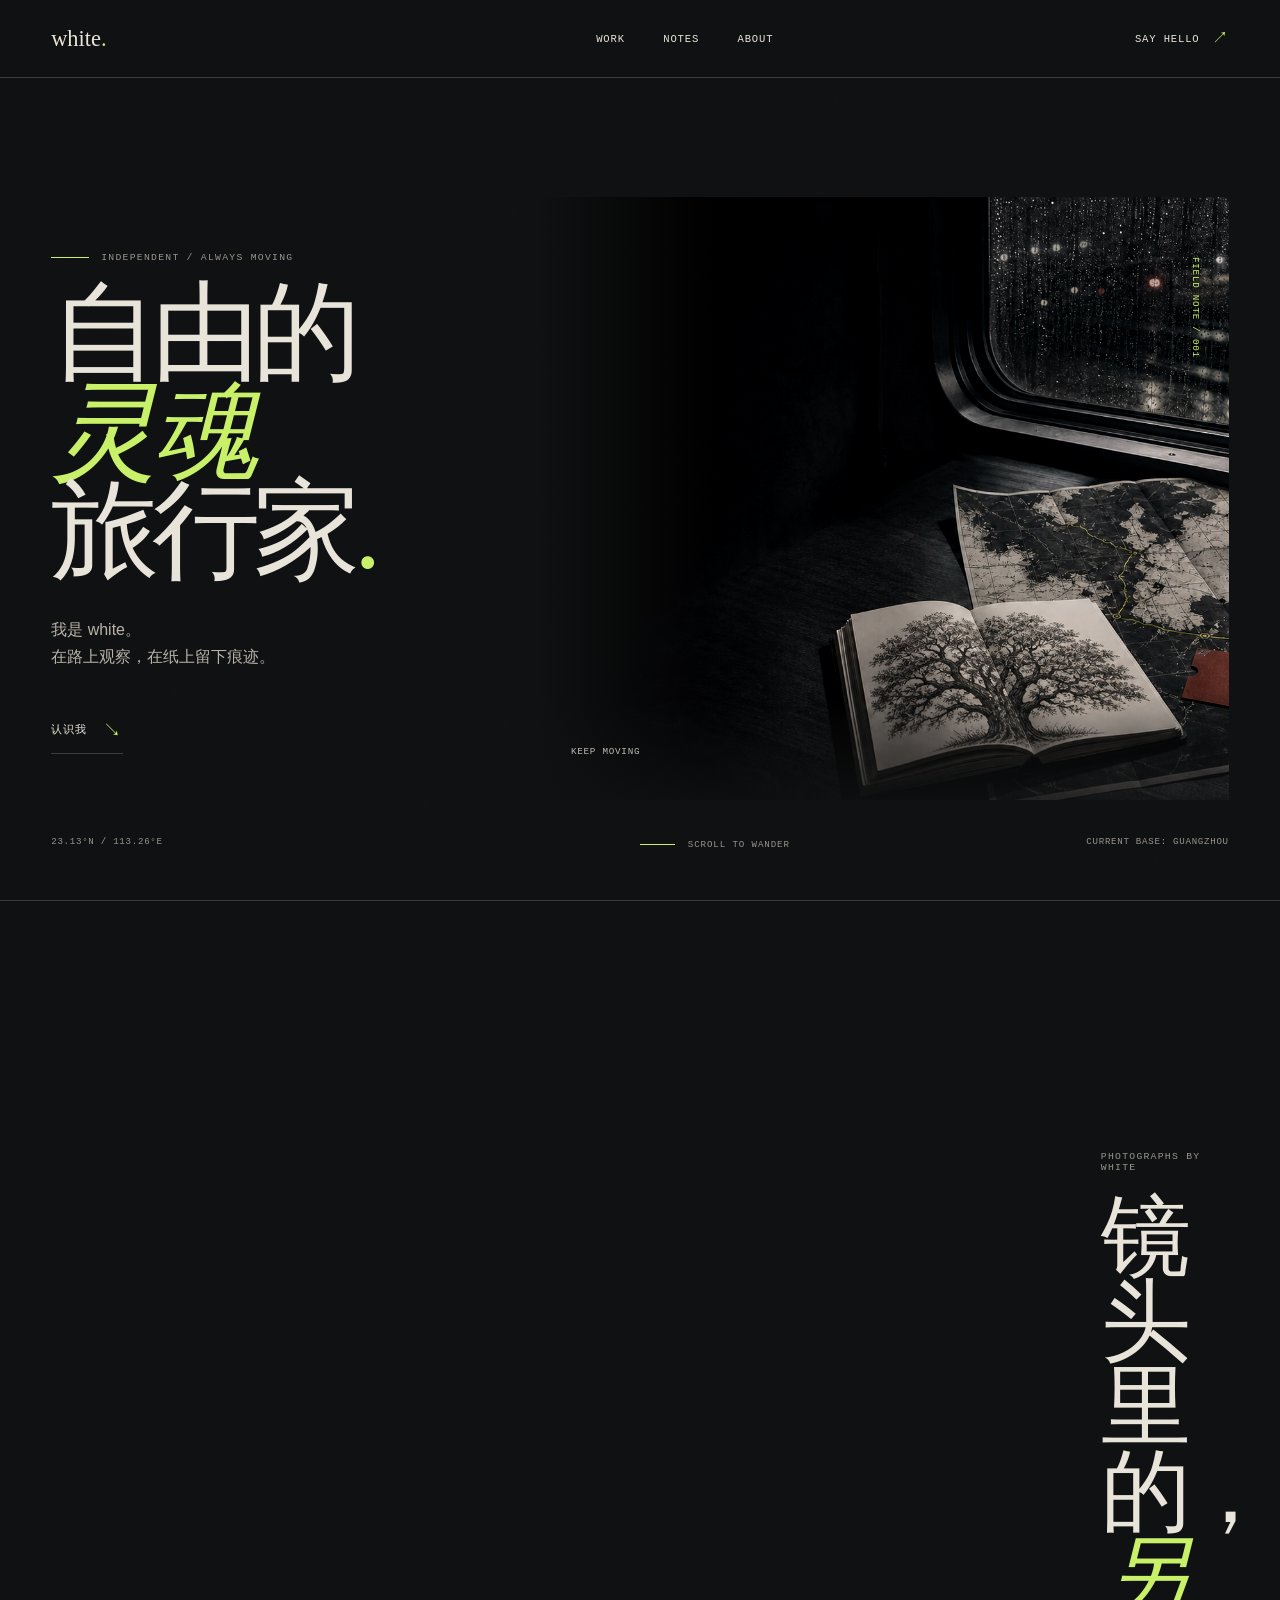
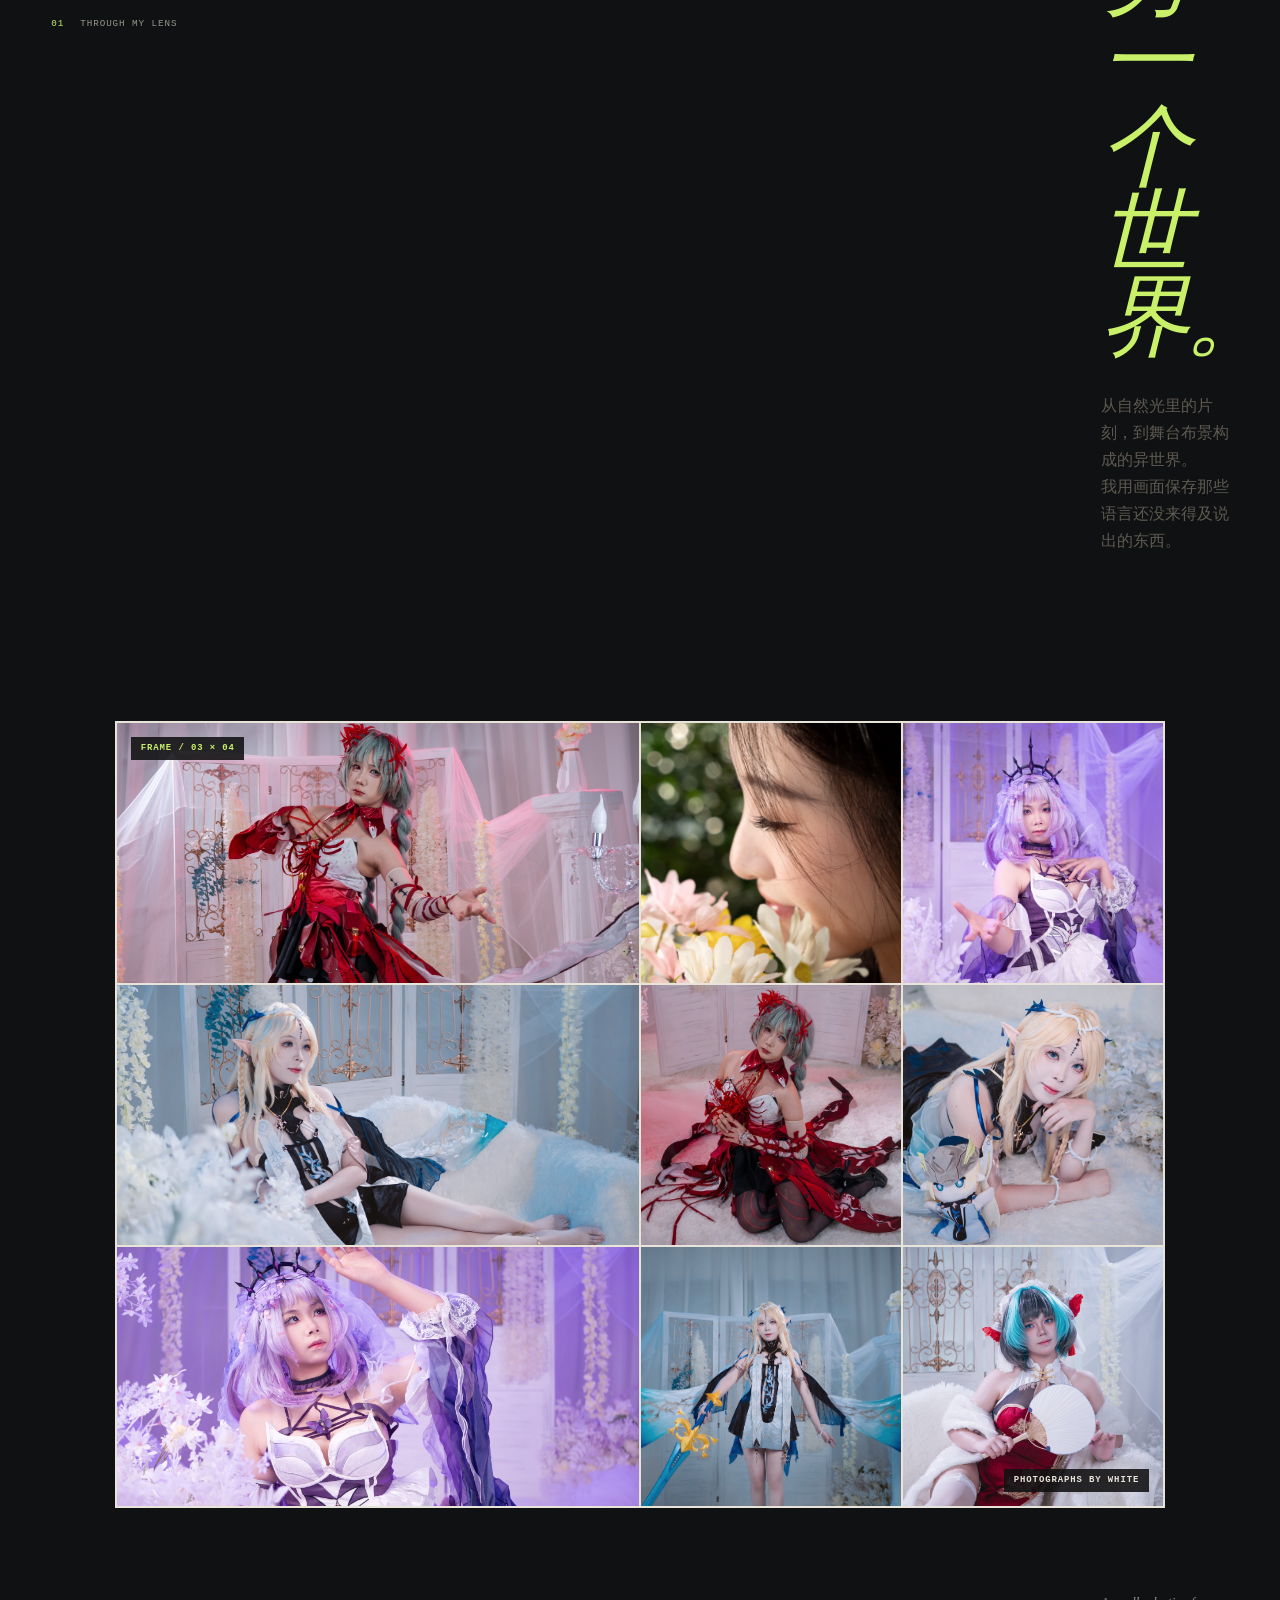
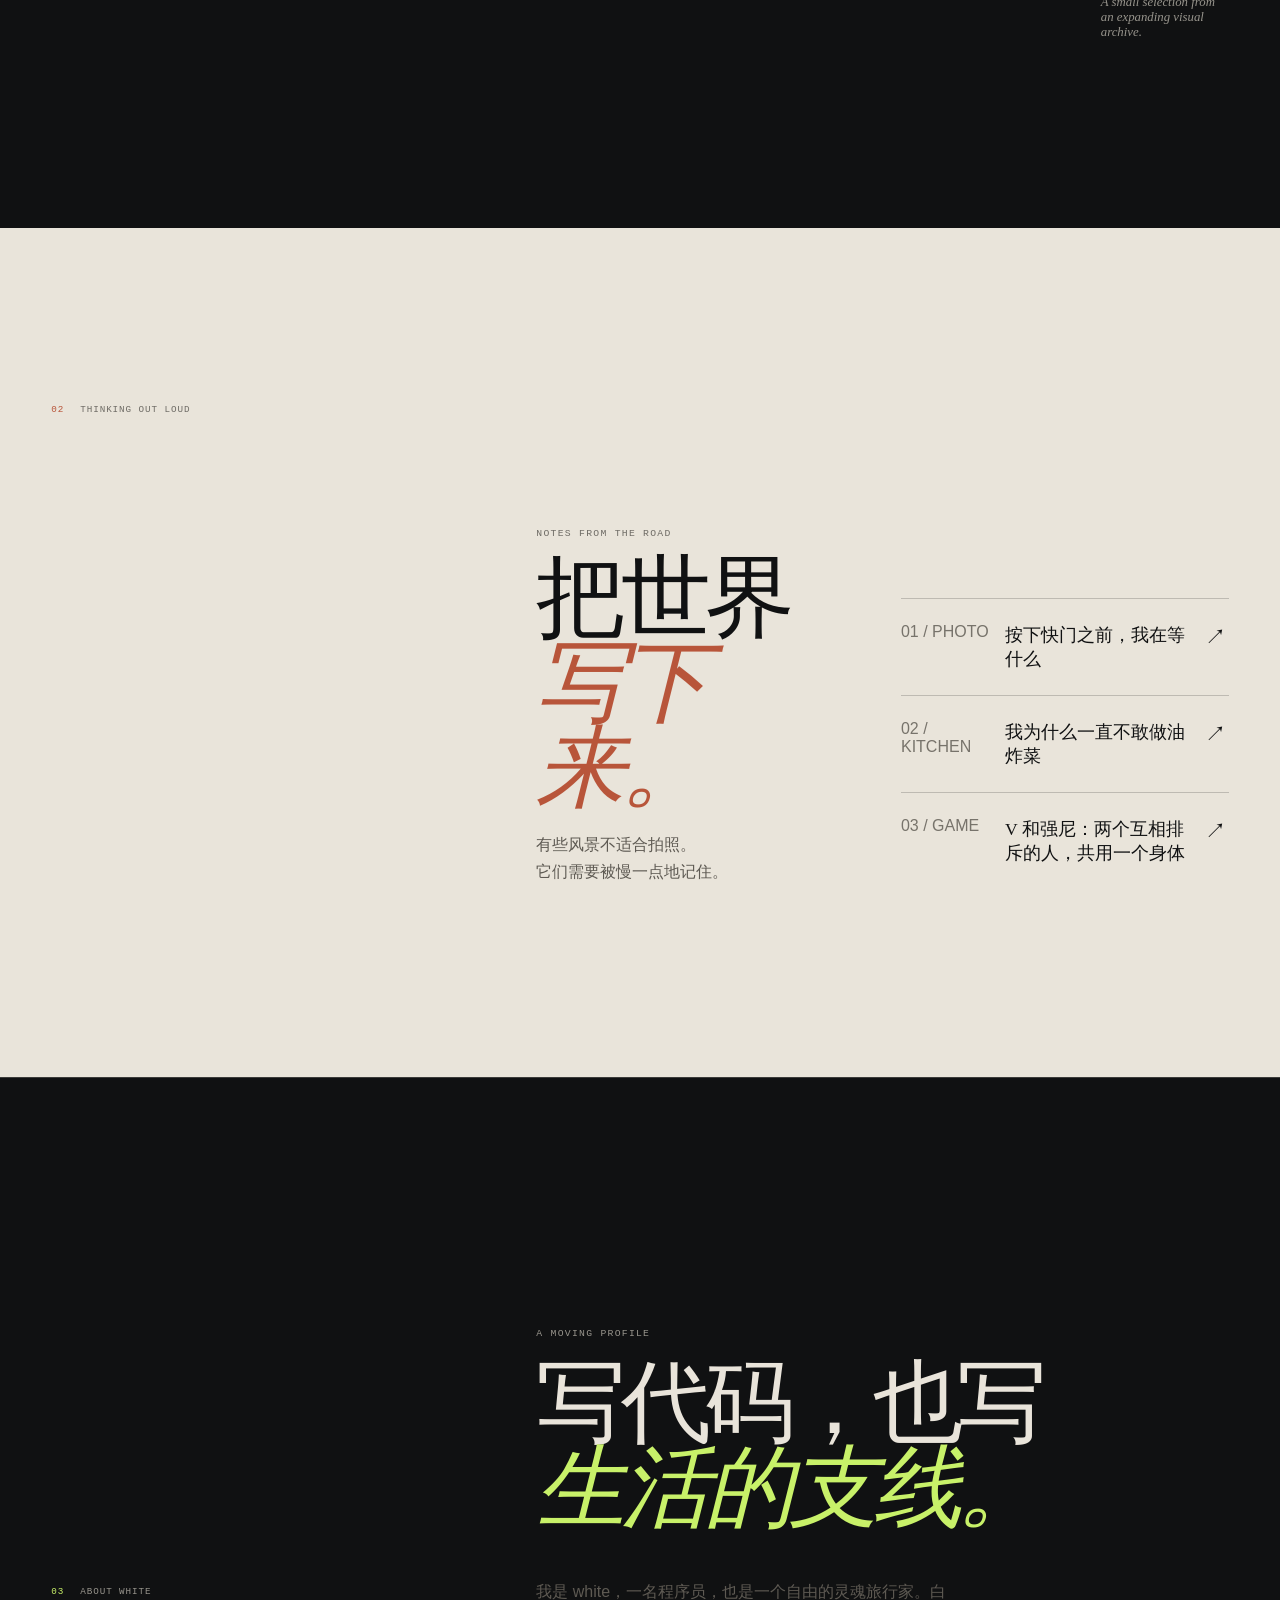
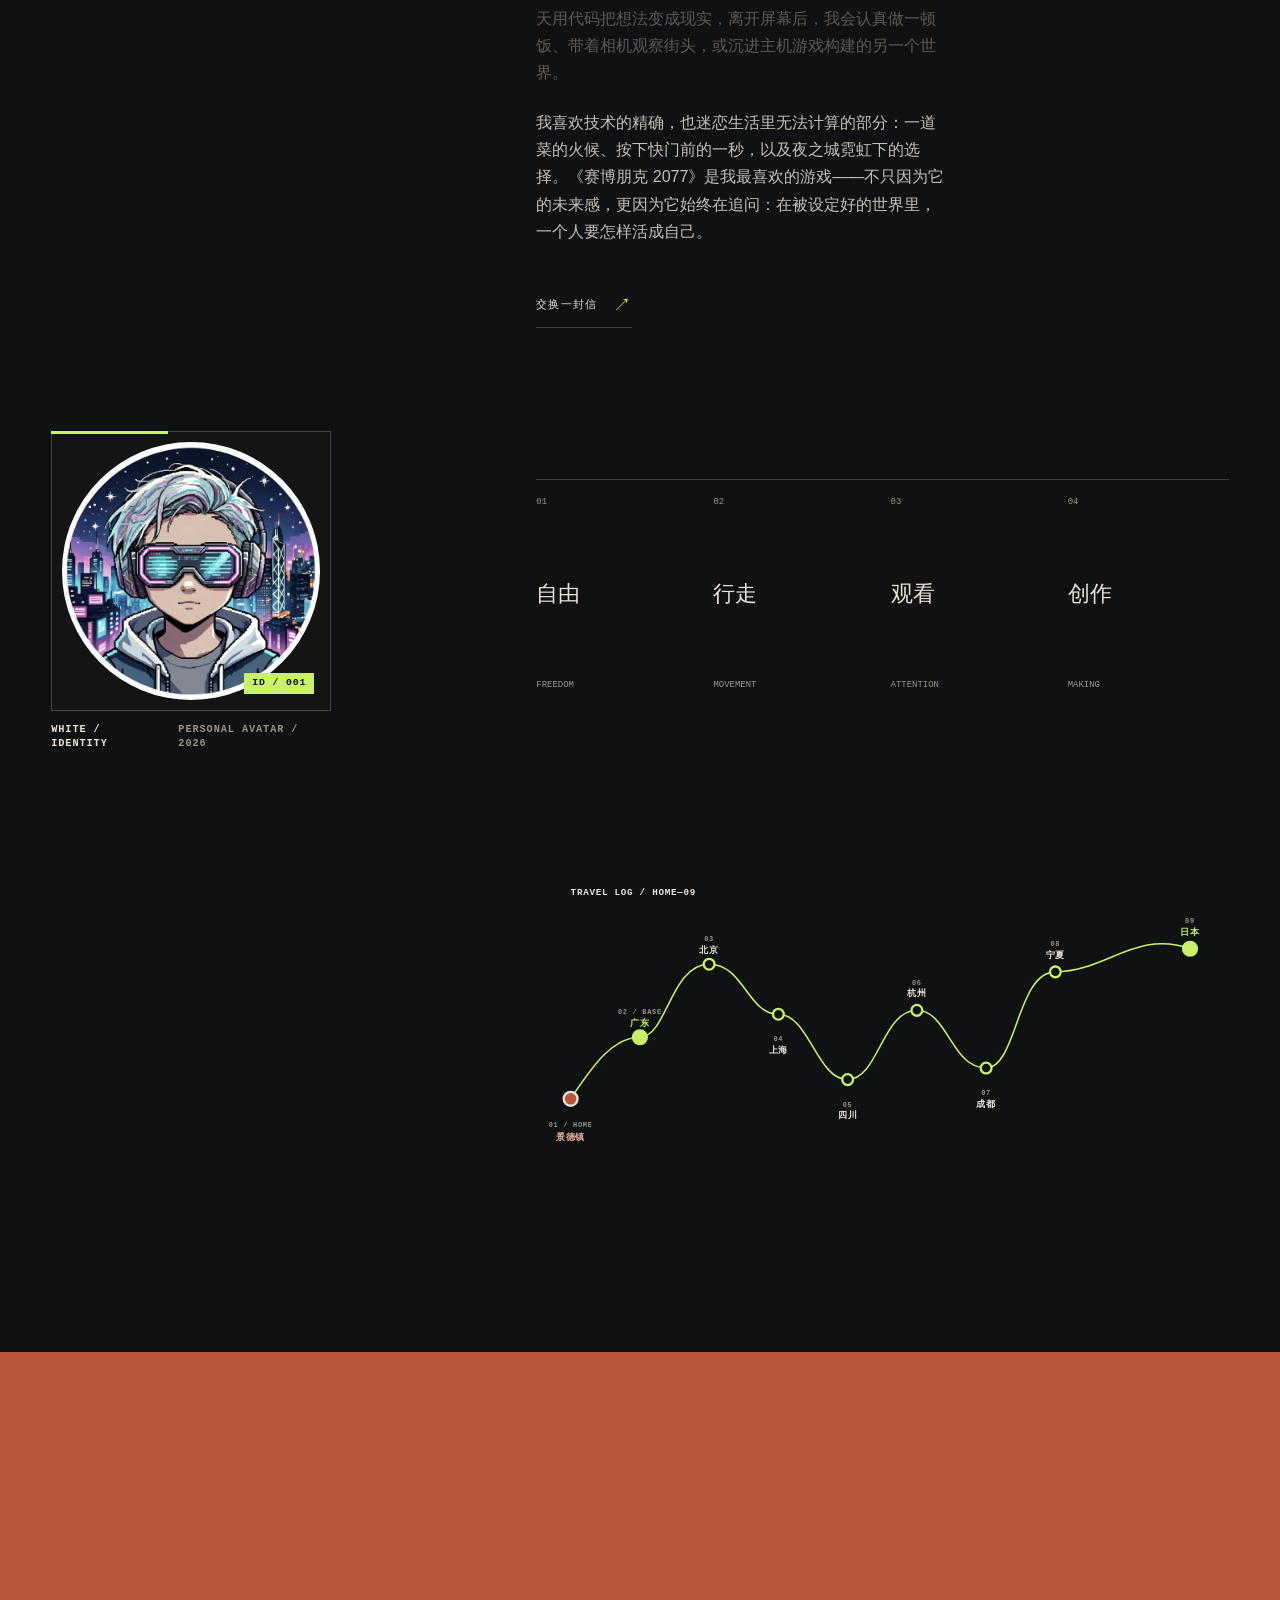
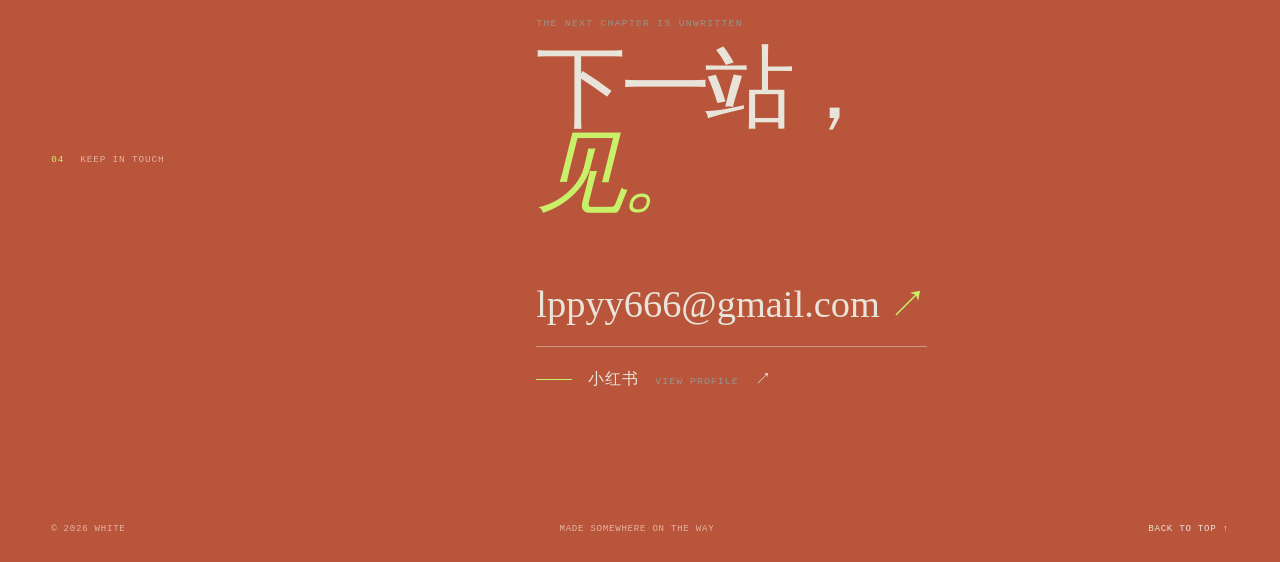
<file: index.html>
<!doctype html>
<html lang="zh-CN">
  <head>
    <meta charset="UTF-8" />
    <meta name="viewport" content="width=device-width, initial-scale=1.0" />
    <meta name="description" content="white — 自由的灵魂旅行家。记录路上的观看、思考与创作。" />
    <title>white — Free Spirit Traveller</title>
    <link rel="icon" href="favicon.svg" type="image/svg+xml" />
    <link rel="icon" href="favicon-32.png" type="image/png" sizes="32x32" />
    <link rel="icon" href="favicon.ico" sizes="any" />
    <link rel="apple-touch-icon" href="apple-touch-icon.png" />
    <link rel="stylesheet" href="styles.css" />
  </head>
  <body>
    <div class="grain" aria-hidden="true"></div>
    <header class="site-nav">
      <a class="wordmark" href="#top" aria-label="回到顶部">white<span class="dot">.</span></a>
      <nav aria-label="主导航">
        <a href="#work">Work</a>
        <a href="#thinking">Notes</a>
        <a href="#about">About</a>
      </nav>
      <a class="nav-contact" href="#contact"><span>Say hello</span><i>↗</i></a>
    </header>

    <main id="top">
      <section class="hero section-grid">
        <div class="hero-copy reveal">
          <p class="eyebrow"><span class="eyebrow-line"></span> independent / always moving</p>
          <h1>自由的<br /><em>灵魂</em><br />旅行家<span class="acid">.</span></h1>
          <p class="hero-intro">我是 white。<br />在路上观察，在纸上留下痕迹。</p>
          <a class="text-link" href="#about">认识我 <span>↘</span></a>
        </div>
        <div class="hero-scene" aria-label="夜行列车上的旅行工作台">
          <img src="assets/hero-world-oak.png" alt="夜行列车窗边的地图、绘有黑色橡树的笔记本和相机" />
          <span class="scene-note scene-note-a">FIELD NOTE / 001</span>
          <span class="scene-note scene-note-b">keep moving</span>
        </div>
        <div class="hero-meta"><span>23.13°N / 113.26°E</span><span>current base: guangzhou</span></div>
        <div class="scroll-cue"><span class="scroll-line"></span> scroll to wander</div>
      </section>

      <section id="work" class="work section-grid section-pad">
        <div class="section-label"><span>01</span><span>through my lens</span></div>
        <div class="work-heading reveal"><p class="eyebrow">photographs by white</p><h2>镜头里的，<br /><em>另一个世界。</em></h2><p class="body-copy">从自然光里的片刻，到舞台布景构成的异世界。<br />我用画面保存那些语言还没来得及说出的东西。</p></div>
        <div class="photo-mosaic reveal" role="img" aria-label="white 的九张摄影作品组成的四列三行横向拼图">
          <figure class="mosaic-cell mosaic-wide"><img src="assets/photography/crimson-stage.jpg" alt="红色造型与粉色舞台的人物摄影" loading="lazy" /></figure>
          <figure class="mosaic-cell"><img src="assets/photography/daylight-profile.jpg" alt="花朵旁的自然光侧脸人像" loading="lazy" /></figure>
          <figure class="mosaic-cell"><img src="assets/photography/purple-reach.jpg" alt="紫色舞台中人物伸手的摄影作品" loading="lazy" /></figure>
          <figure class="mosaic-cell mosaic-wide"><img src="assets/photography/blue-room.jpg" alt="蓝白布景中的幻想人物摄影" loading="lazy" /></figure>
          <figure class="mosaic-cell"><img src="assets/photography/red-seated.jpg" alt="红色造型人物坐在粉色舞台中" loading="lazy" /></figure>
          <figure class="mosaic-cell"><img src="assets/photography/ivory-close.jpg" alt="白色幻想造型人物的近景摄影" loading="lazy" /></figure>
          <figure class="mosaic-cell mosaic-wide"><img src="assets/photography/nocturne-purple.jpg" alt="紫色舞台光线中的人物摄影" loading="lazy" /></figure>
          <figure class="mosaic-cell"><img src="assets/photography/white-room.jpg" alt="白色布景中的幻想人物摄影" loading="lazy" /></figure>
          <figure class="mosaic-cell"><img src="assets/photography/qipao.jpg" alt="红白旗袍造型人物摄影" loading="lazy" /></figure>
          <span class="mosaic-mark mosaic-mark-a">FRAME / 03 × 04</span><span class="mosaic-mark mosaic-mark-b">PHOTOGRAPHS BY WHITE</span>
        </div>
        <p class="work-footnote">A small selection from an expanding visual archive.</p>
      </section>

      <section id="thinking" class="thinking section-pad">
        <div class="section-label"><span>02</span><span>thinking out loud</span></div>
        <div class="thinking-layout">
          <div class="thinking-title reveal"><p class="eyebrow">notes from the road</p><h2>把世界<br /><em>写下来。</em></h2><p class="body-copy">有些风景不适合拍照。<br />它们需要被慢一点地记住。</p></div>
          <div class="notes-index">
            <a class="note-row reveal" href="notes/#shutter"><span class="note-date">01 / PHOTO</span><span class="note-title">按下快门之前，我在等什么</span><span class="note-arrow">↗</span></a>
            <a class="note-row reveal" href="notes/#fried-food"><span class="note-date">02 / KITCHEN</span><span class="note-title">我为什么一直不敢做油炸菜</span><span class="note-arrow">↗</span></a>
            <a class="note-row reveal" href="notes/#v-and-johnny"><span class="note-date">03 / GAME</span><span class="note-title">V 和强尼：两个互相排斥的人，共用一个身体</span><span class="note-arrow">↗</span></a>
          </div>
        </div>
      </section>

      <section id="about" class="about section-grid section-pad">
        <div class="section-label"><span>03</span><span>about white</span></div>
        <div class="about-copy reveal"><p class="eyebrow">a moving profile</p><h2>写代码，也写<br /><em>生活的支线。</em></h2><p class="body-copy">我是 white，一名程序员，也是一个自由的灵魂旅行家。白天用代码把想法变成现实，离开屏幕后，我会认真做一顿饭、带着相机观察街头，或沉进主机游戏构建的另一个世界。</p><p class="body-copy about-detail">我喜欢技术的精确，也迷恋生活里无法计算的部分：一道菜的火候、按下快门前的一秒，以及夜之城霓虹下的选择。《赛博朋克 2077》是我最喜欢的游戏——不只因为它的未来感，更因为它始终在追问：在被设定好的世界里，一个人要怎样活成自己。</p><a class="text-link" href="#contact">交换一封信 <span>↗</span></a></div>
        <figure class="about-portrait reveal"><div class="portrait-frame"><img src="assets/avatar-white.jpg" alt="white 的赛博风格插画头像" /><span class="portrait-index">ID / 001</span></div><figcaption><span>WHITE / IDENTITY</span><small>personal avatar / 2026</small></figcaption></figure>
        <div class="coordinates reveal"><div class="coord-row"><span>01</span><strong>自由</strong><small>freedom</small></div><div class="coord-row"><span>02</span><strong>行走</strong><small>movement</small></div><div class="coord-row"><span>03</span><strong>观看</strong><small>attention</small></div><div class="coord-row"><span>04</span><strong>创作</strong><small>making</small></div></div>
        <svg class="route-map" viewBox="0 0 900 400" fill="none" role="img" aria-labelledby="route-title route-desc">
          <title id="route-title">white 的旅行路线</title><desc id="route-desc">从老家江西景德镇到大本营广东，再经过北京、上海、四川、杭州、成都、宁夏和日本</desc>
          <text class="route-kicker" x="45" y="35">TRAVEL LOG / HOME—09</text>
          <path class="route-line" d="M45 300C75 255 100 220 135 220C170 220 175 125 225 125C270 125 275 190 315 190C355 190 365 275 405 275C445 275 450 185 495 185C535 185 540 260 585 260C625 260 625 135 675 135C740 135 780 80 850 105" />
          <g class="route-stop route-stop-home"><circle cx="45" cy="300" r="9" /><text x="45" y="337" text-anchor="middle"><tspan>01 / HOME</tspan><tspan x="45" dy="16">景德镇</tspan></text></g>
          <g class="route-stop route-stop-base"><circle cx="135" cy="220" r="9" /><text x="135" y="190" text-anchor="middle"><tspan>02 / BASE</tspan><tspan x="135" dy="16">广东</tspan></text></g>
          <g class="route-stop"><circle cx="225" cy="125" r="7" /><text x="225" y="95" text-anchor="middle"><tspan>03</tspan><tspan x="225" dy="15">北京</tspan></text></g>
          <g class="route-stop"><circle cx="315" cy="190" r="7" /><text x="315" y="225" text-anchor="middle"><tspan>04</tspan><tspan x="315" dy="15">上海</tspan></text></g>
          <g class="route-stop"><circle cx="405" cy="275" r="7" /><text x="405" y="310" text-anchor="middle"><tspan>05</tspan><tspan x="405" dy="15">四川</tspan></text></g>
          <g class="route-stop"><circle cx="495" cy="185" r="7" /><text x="495" y="152" text-anchor="middle"><tspan>06</tspan><tspan x="495" dy="15">杭州</tspan></text></g>
          <g class="route-stop"><circle cx="585" cy="260" r="7" /><text x="585" y="295" text-anchor="middle"><tspan>07</tspan><tspan x="585" dy="15">成都</tspan></text></g>
          <g class="route-stop"><circle cx="675" cy="135" r="7" /><text x="675" y="102" text-anchor="middle"><tspan>08</tspan><tspan x="675" dy="15">宁夏</tspan></text></g>
          <g class="route-stop route-stop-final"><circle cx="850" cy="105" r="9" /><text x="850" y="72" text-anchor="middle"><tspan>09</tspan><tspan x="850" dy="15">日本</tspan></text></g>
        </svg>
      </section>

      <section id="contact" class="contact section-pad">
        <div class="section-label"><span>04</span><span>keep in touch</span></div>
        <div class="contact-inner reveal"><p class="eyebrow">the next chapter is unwritten</p><h2>下一站，<br /><em>见。</em></h2><div class="contact-links"><a class="contact-mail" href="mailto:lppyy666@gmail.com">lppyy666@gmail.com <span>↗</span></a><a class="contact-social" href="https://xhslink.com/m/1e2rJdyqvoh" target="_blank" rel="noopener noreferrer"><span>小红书</span><small>view profile</small><b>↗</b></a></div></div>
        <footer><span>© 2026 white</span><span>made somewhere on the way</span><a href="#top">back to top ↑</a></footer>
      </section>
    </main>
    <script src="script.js"></script>
  </body>
</html>
</file>
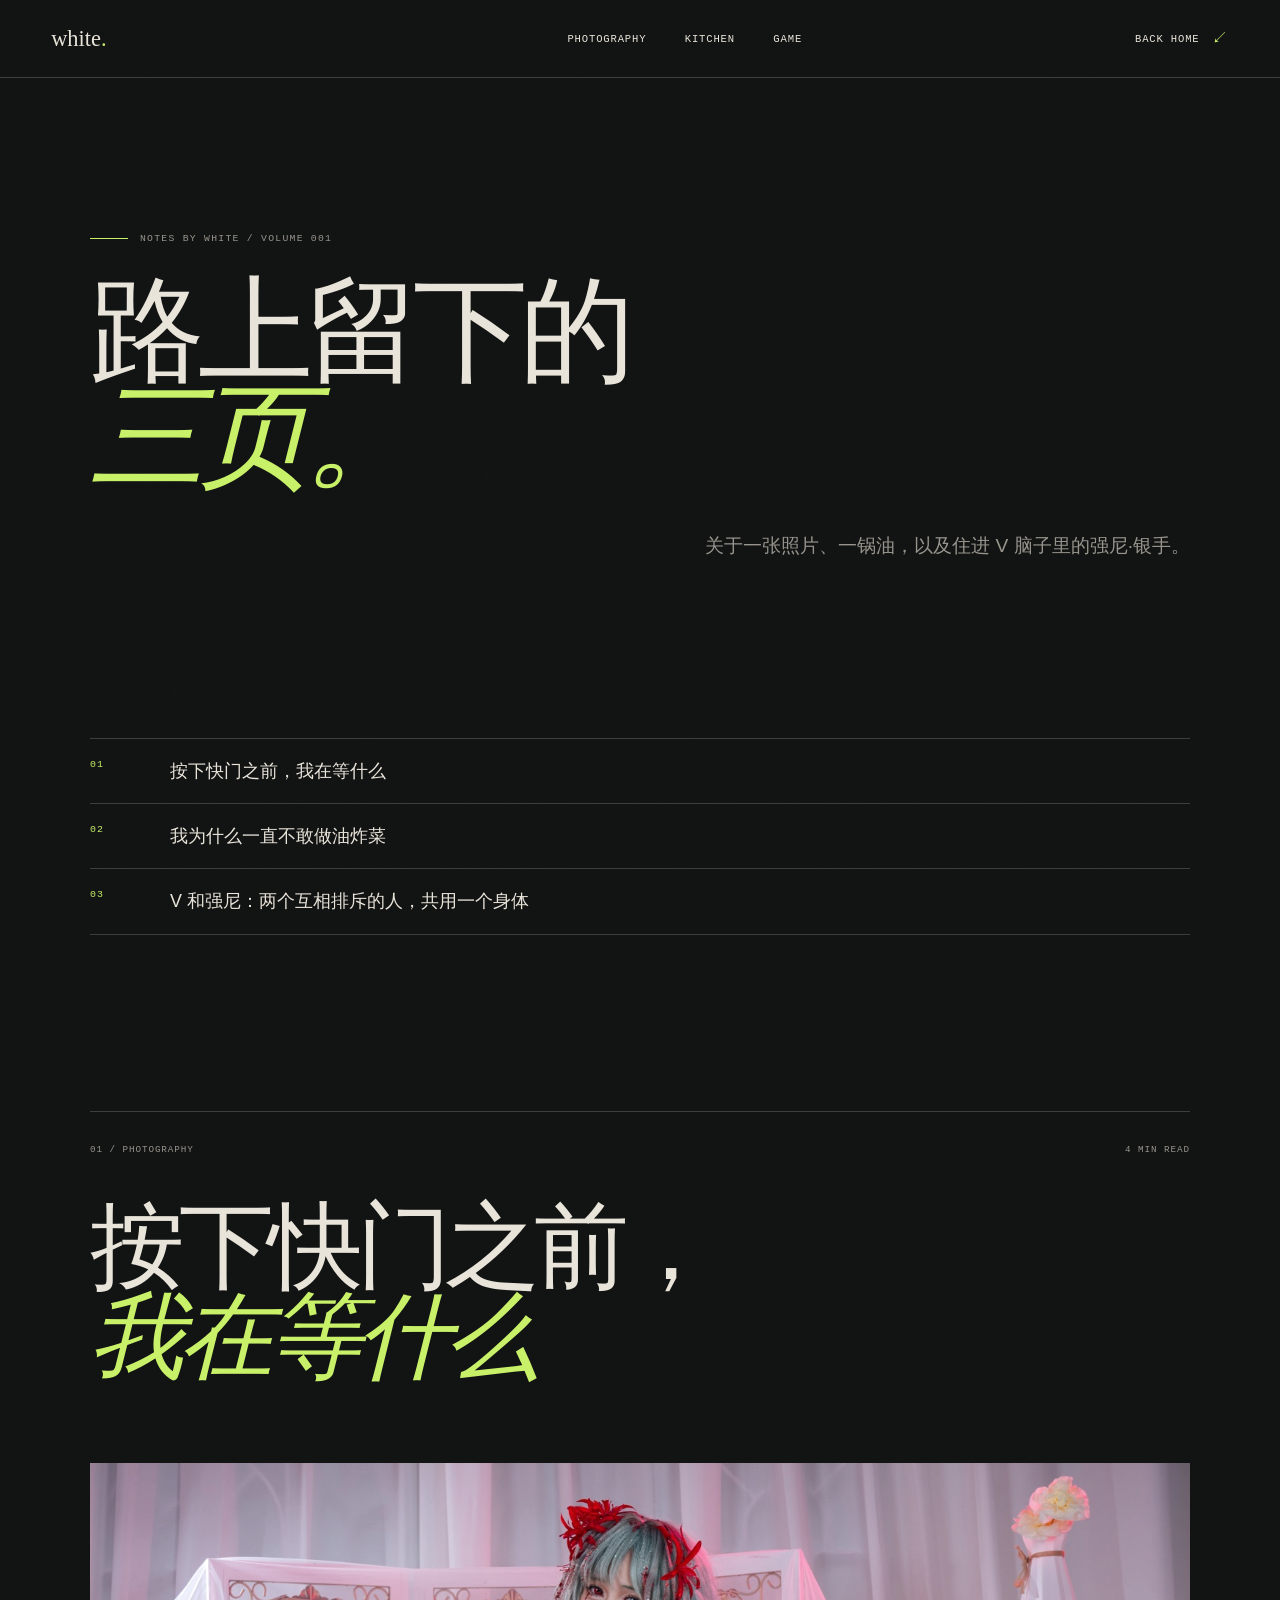
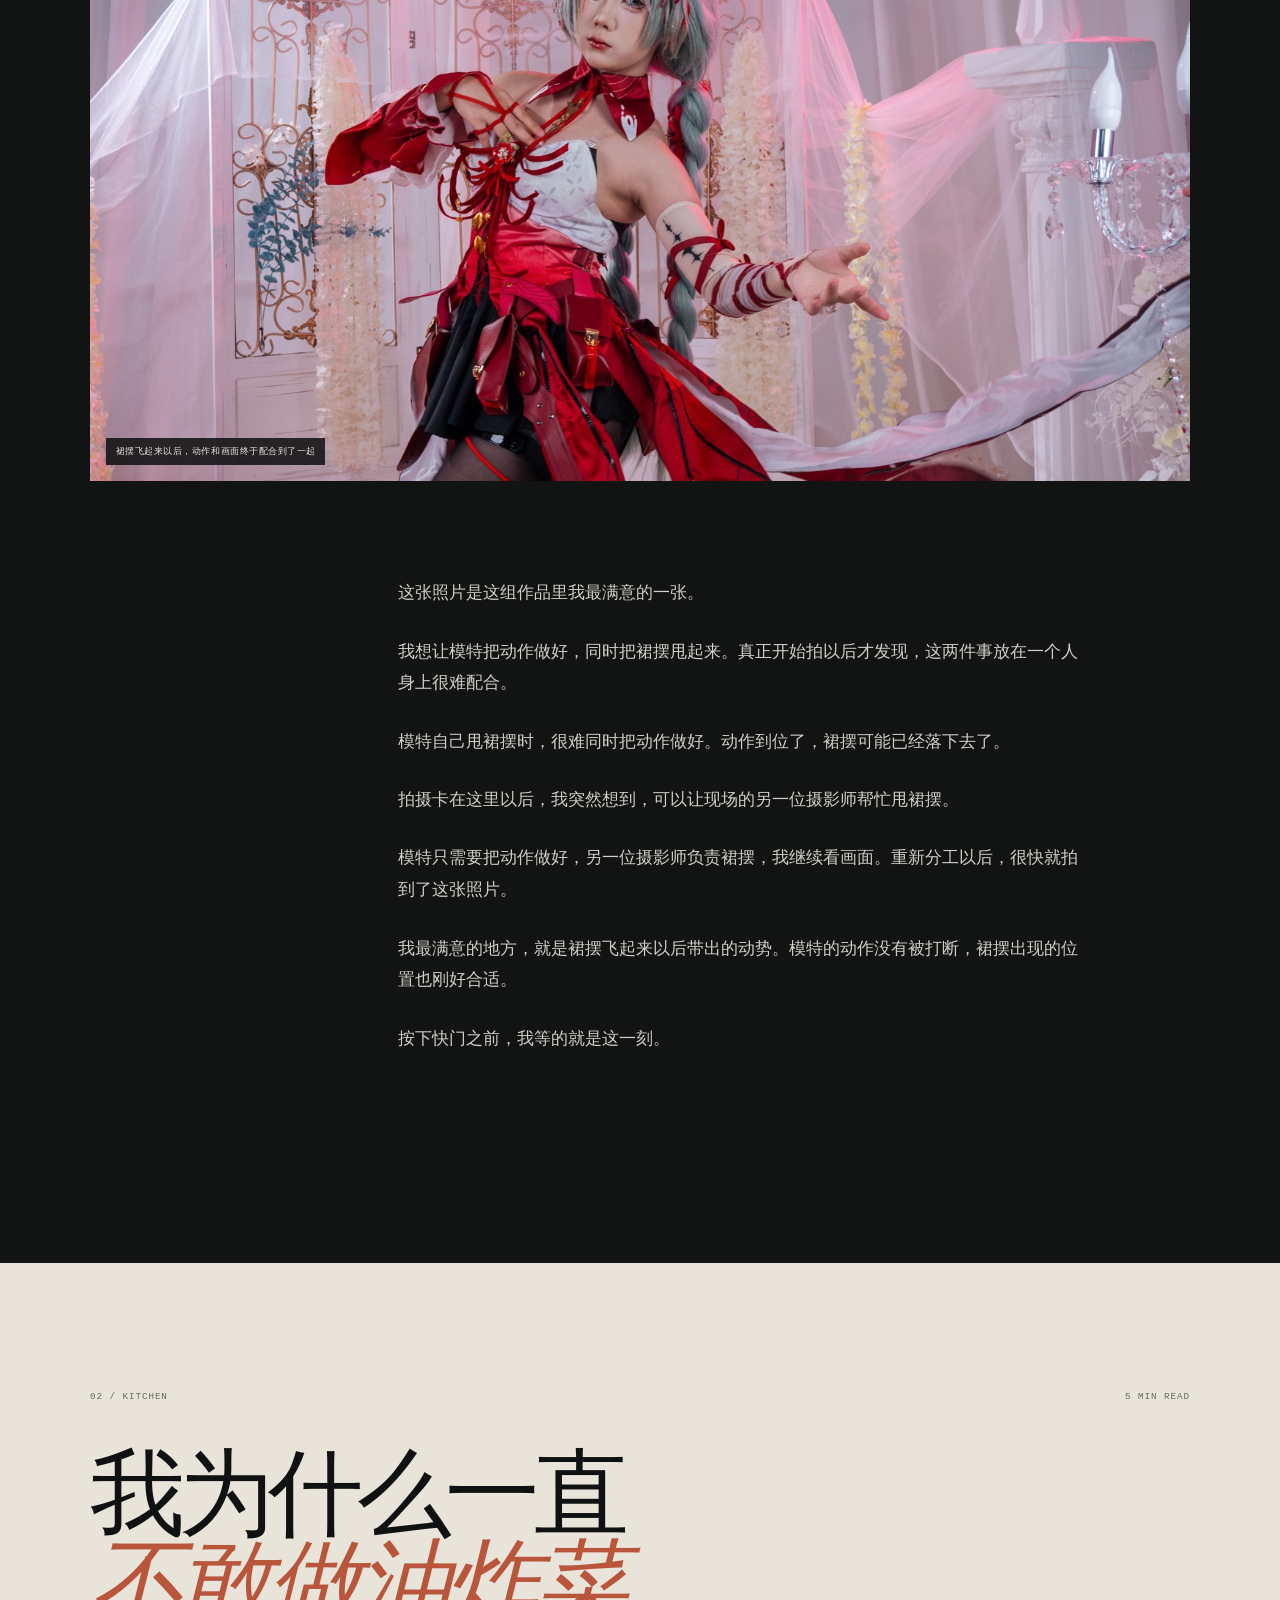
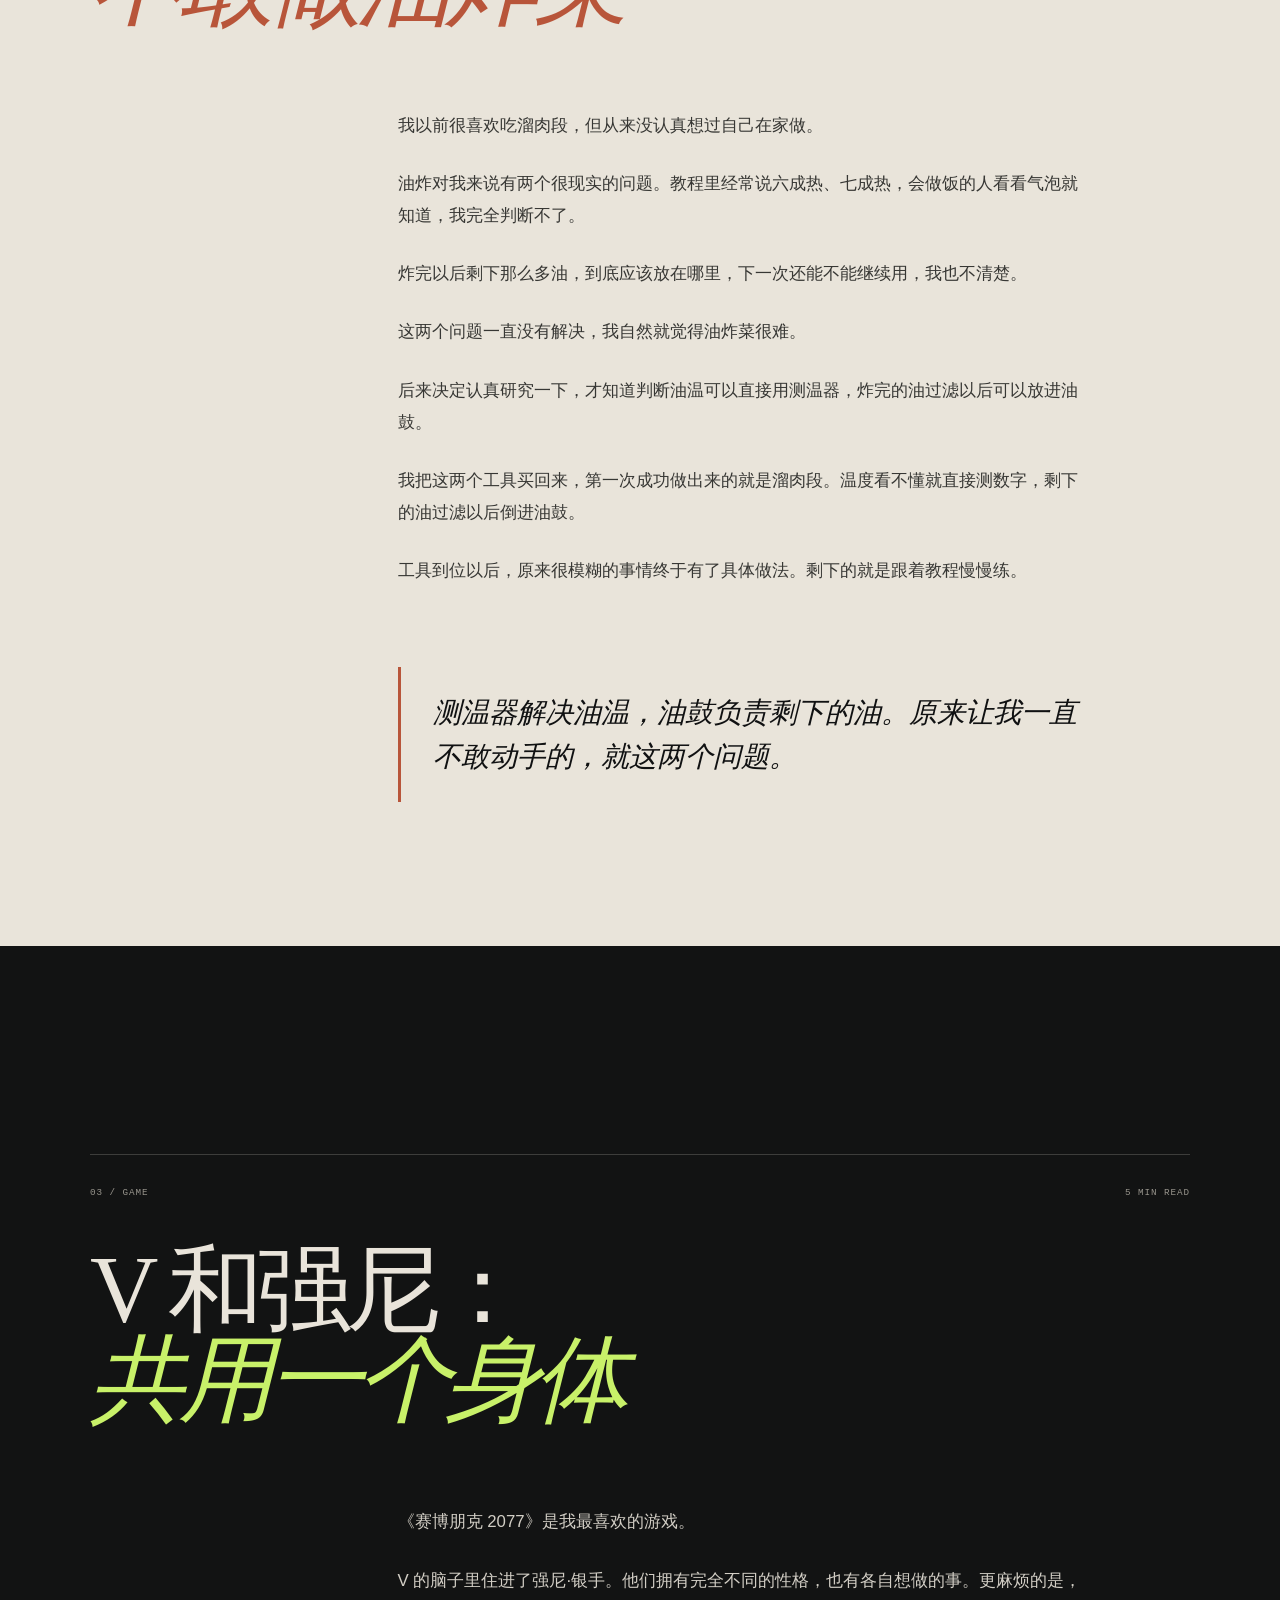
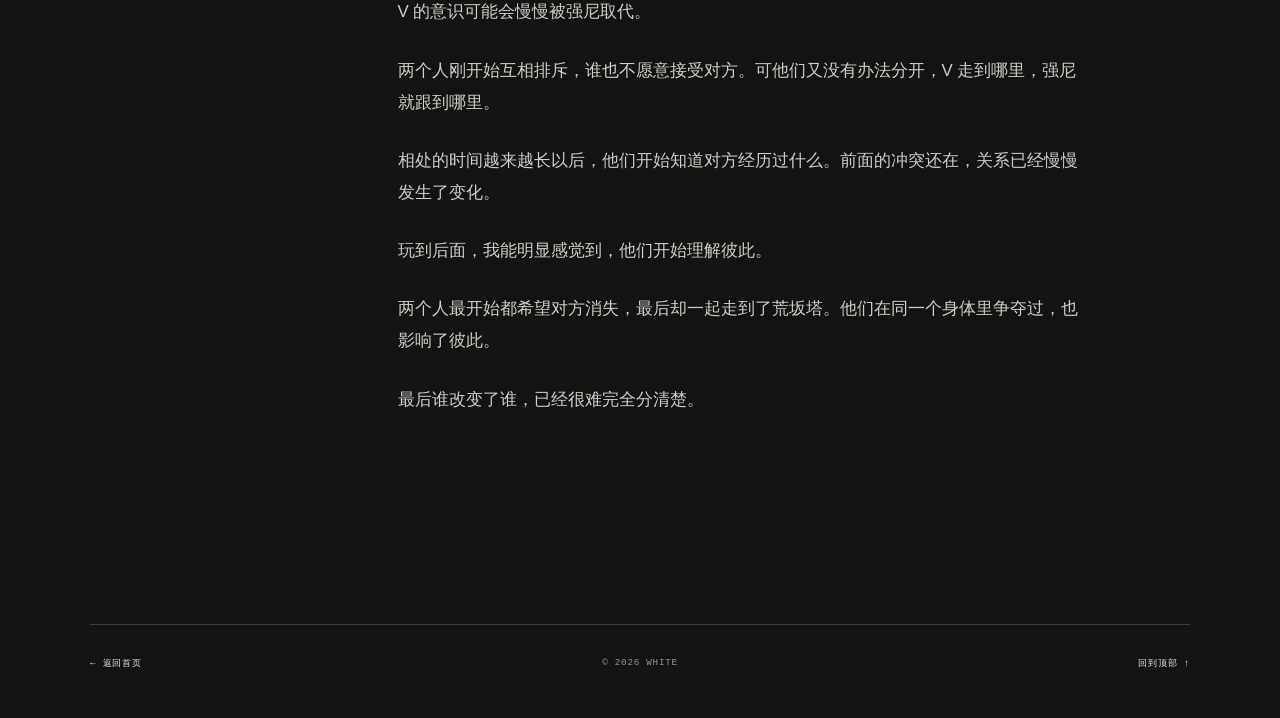
<file: notes/index.html>
<!doctype html>
<html lang="zh-CN">
  <head>
    <meta charset="UTF-8" />
    <meta name="viewport" content="width=device-width, initial-scale=1.0" />
    <meta name="description" content="white 的个人笔记：摄影、做饭与游戏中的真实经历。" />
    <title>Notes — white</title>
    <link rel="icon" href="../favicon.svg" type="image/svg+xml" />
    <link rel="icon" href="../favicon-32.png" type="image/png" sizes="32x32" />
    <link rel="icon" href="../favicon.ico" sizes="any" />
    <link rel="apple-touch-icon" href="../apple-touch-icon.png" />
    <link rel="stylesheet" href="../styles.css" />
  </head>
  <body id="top" class="notes-page">
    <div class="grain" aria-hidden="true"></div>
    <header class="site-nav notes-nav">
      <a class="wordmark" href="../#top" aria-label="返回 white 首页">white<span class="dot">.</span></a>
      <nav aria-label="笔记导航"><a href="#shutter">Photography</a><a href="#fried-food">Kitchen</a><a href="#v-and-johnny">Game</a></nav>
      <a class="nav-contact" href="../#thinking"><span>Back home</span><i>↙</i></a>
    </header>

    <main class="notes-shell">
      <header class="notes-hero">
        <p class="eyebrow"><span class="eyebrow-line"></span> notes by white / volume 001</p>
        <h1>路上留下的<br /><em>三页。</em></h1>
        <p>关于一张照片、一锅油，以及住进 V 脑子里的强尼·银手。</p>
      </header>

      <aside class="notes-toc" aria-label="文章目录">
        <a href="#shutter"><span>01</span>按下快门之前，我在等什么</a>
        <a href="#fried-food"><span>02</span>我为什么一直不敢做油炸菜</a>
        <a href="#v-and-johnny"><span>03</span>V 和强尼：两个互相排斥的人，共用一个身体</a>
      </aside>

      <article id="shutter" class="note-article">
        <div class="article-meta"><span>01 / PHOTOGRAPHY</span><span>4 MIN READ</span></div>
        <h2>按下快门之前，<br /><em>我在等什么</em></h2>
        <figure class="article-image"><img src="../assets/photography/crimson-stage.jpg" alt="红色服装模特摆出动作，裙摆从画面右侧飞起" /><figcaption>裙摆飞起来以后，动作和画面终于配合到了一起</figcaption></figure>
        <div class="article-copy">
          <p>这张照片是这组作品里我最满意的一张。</p>
          <p>我想让模特把动作做好，同时把裙摆甩起来。真正开始拍以后才发现，这两件事放在一个人身上很难配合。</p>
          <p>模特自己甩裙摆时，很难同时把动作做好。动作到位了，裙摆可能已经落下去了。</p>
          <p>拍摄卡在这里以后，我突然想到，可以让现场的另一位摄影师帮忙甩裙摆。</p>
          <p>模特只需要把动作做好，另一位摄影师负责裙摆，我继续看画面。重新分工以后，很快就拍到了这张照片。</p>
          <p>我最满意的地方，就是裙摆飞起来以后带出的动势。模特的动作没有被打断，裙摆出现的位置也刚好合适。</p>
          <p>按下快门之前，我等的就是这一刻。</p>
        </div>
      </article>

      <article id="fried-food" class="note-article note-paper">
        <div class="article-meta"><span>02 / KITCHEN</span><span>5 MIN READ</span></div>
        <h2>我为什么一直<br /><em>不敢做油炸菜</em></h2>
        <div class="article-copy">
          <p>我以前很喜欢吃溜肉段，但从来没认真想过自己在家做。</p>
          <p>油炸对我来说有两个很现实的问题。教程里经常说六成热、七成热，会做饭的人看看气泡就知道，我完全判断不了。</p>
          <p>炸完以后剩下那么多油，到底应该放在哪里，下一次还能不能继续用，我也不清楚。</p>
          <p>这两个问题一直没有解决，我自然就觉得油炸菜很难。</p>
          <p>后来决定认真研究一下，才知道判断油温可以直接用测温器，炸完的油过滤以后可以放进油鼓。</p>
          <p>我把这两个工具买回来，第一次成功做出来的就是溜肉段。温度看不懂就直接测数字，剩下的油过滤以后倒进油鼓。</p>
          <p>工具到位以后，原来很模糊的事情终于有了具体做法。剩下的就是跟着教程慢慢练。</p>
        </div>
        <blockquote>测温器解决油温，油鼓负责剩下的油。原来让我一直不敢动手的，就这两个问题。</blockquote>
      </article>

      <article id="v-and-johnny" class="note-article">
        <div class="article-meta"><span>03 / GAME</span><span>5 MIN READ</span></div>
        <h2>V 和强尼：<br /><em>共用一个身体</em></h2>
        <div class="article-copy">
          <p>《赛博朋克 2077》是我最喜欢的游戏。</p>
          <p>V 的脑子里住进了强尼·银手。他们拥有完全不同的性格，也有各自想做的事。更麻烦的是，V 的意识可能会慢慢被强尼取代。</p>
          <p>两个人刚开始互相排斥，谁也不愿意接受对方。可他们又没有办法分开，V 走到哪里，强尼就跟到哪里。</p>
          <p>相处的时间越来越长以后，他们开始知道对方经历过什么。前面的冲突还在，关系已经慢慢发生了变化。</p>
          <p>玩到后面，我能明显感觉到，他们开始理解彼此。</p>
          <p>两个人最开始都希望对方消失，最后却一起走到了荒坂塔。他们在同一个身体里争夺过，也影响了彼此。</p>
          <p>最后谁改变了谁，已经很难完全分清楚。</p>
        </div>
      </article>

      <footer class="notes-footer"><a href="../#thinking">← 返回首页</a><span>© 2026 white</span><a href="#top">回到顶部 ↑</a></footer>
    </main>
  </body>
</html>
</file>
<file: styles.css>
:root{--ink:#101112;--paper:#e9e4da;--acid:#c8f169;--brick:#b8553a;--muted:#97948c;--line:rgba(233,228,218,.2);--sans:'Space Grotesk',sans-serif;--serif:'Libre Baskerville',serif;--mono:'DM Mono',monospace}
*{box-sizing:border-box}
html{scroll-behavior:smooth}
body{margin:0;background:var(--ink);color:var(--paper);font-family:var(--sans);overflow-x:hidden}
.grain{position:fixed;inset:0;pointer-events:none;z-index:10;opacity:.085;background-image:url("data:image/svg+xml,%3Csvg viewBox='0 0 180 180' xmlns='http://www.w3.org/2000/svg'%3E%3Cfilter id='n'%3E%3CfeTurbulence type='fractalNoise' baseFrequency='.8' numOctaves='3' stitchTiles='stitch'/%3E%3C/filter%3E%3Crect width='100%25' height='100%25' filter='url(%23n)' opacity='.35'/%3E%3C/svg%3E");mix-blend-mode:soft-light}
.site-nav{height:78px;display:flex;align-items:center;justify-content:space-between;padding:0 4vw;border-bottom:1px solid var(--line);position:absolute;top:0;left:0;right:0;z-index:5}
.wordmark{font-family:var(--serif);font-size:1.4rem;color:var(--paper);text-decoration:none}
.dot,.acid,.status span{color:var(--acid)}
nav{display:flex;gap:2.4rem;margin-left:8rem}
nav a,.nav-contact,.site-nav i{font:500 .66rem var(--mono);letter-spacing:.08em;text-transform:uppercase;color:var(--paper);text-decoration:none}
.nav-contact{display:flex;gap:.75rem;align-items:center}
.nav-contact i{color:var(--acid);font-size:1rem;font-style:normal}
.section-grid{display:grid;grid-template-columns:1fr minmax(0,1.55fr);gap:3vw}
.hero{min-height:100svh;padding:150px 4vw 54px;position:relative;align-items:center}
.hero-copy{position:relative;z-index:2}
.eyebrow{font:500 .61rem var(--mono);letter-spacing:.13em;text-transform:uppercase;color:var(--muted);display:flex;align-items:center;gap:.75rem}
.eyebrow-line{width:38px;height:1px;background:var(--acid)}
h1,h2{font-family:var(--serif);font-weight:400;letter-spacing:-.065em;margin:1.3rem 0}
h1{font-size:clamp(4rem,8.4vw,8.8rem);line-height:.92}
h1 em,h2 em{font-style:italic;color:var(--acid)}
.hero-intro,.body-copy{font:400 1rem/1.7 var(--sans);color:#b8b3a9}
.hero-intro{margin-top:2.2rem}
.text-link{display:inline-flex;gap:1rem;align-items:center;margin-top:2rem;color:var(--paper);font:500 .68rem var(--mono);text-transform:uppercase;letter-spacing:.1em;text-decoration:none;border-bottom:1px solid var(--line);padding-bottom:.65rem}
.text-link span{color:var(--acid);font-size:1.1rem;transition:transform .3s}
.text-link:hover span{transform:translate(4px,4px)}
.hero-scene{grid-column:2;grid-row:1;position:relative;min-height:67vh;overflow:hidden}
.hero-scene:after{content:"";position:absolute;inset:0;background:linear-gradient(90deg,var(--ink) 0%,transparent 25%),linear-gradient(0deg,var(--ink) -4%,transparent 17%);pointer-events:none}
.hero-scene img{width:100%;height:100%;min-height:67vh;object-fit:cover;object-position:center;display:block;filter:saturate(.78) contrast(1.05)}
.scene-note{position:absolute;z-index:1;font:500 .58rem var(--mono);letter-spacing:.08em;text-transform:uppercase;color:var(--acid)}
.scene-note-a{top:10%;right:4%;writing-mode:vertical-rl}
.scene-note-b{bottom:7%;left:5%;color:var(--paper);opacity:.8}
.hero-meta{position:absolute;bottom:3.3rem;left:4vw;right:4vw;display:flex;justify-content:space-between;font:500 .57rem var(--mono);letter-spacing:.08em;color:var(--muted);text-transform:uppercase}
.scroll-cue{position:absolute;bottom:3.1rem;left:50%;font:500 .57rem var(--mono);color:var(--muted);text-transform:uppercase;letter-spacing:.1em;display:flex;align-items:center;gap:.8rem}
.scroll-line{width:35px;height:1px;background:var(--acid)}
.section-pad{padding:11rem 4vw}
.section-label{font:500 .58rem var(--mono);letter-spacing:.1em;text-transform:uppercase;color:var(--muted);display:flex;gap:1rem;align-items:center}
.section-label span:first-child{color:var(--acid)}
.work{border-top:1px solid var(--line);grid-template-rows:auto auto 1fr;overflow:hidden}
.work-heading{grid-column:2;margin-top:4rem}
.work h2,.thinking h2,.about h2,.contact h2{font-size:clamp(3.2rem,7vw,7.2rem);line-height:.95}
.work-heading .body-copy{max-width:38rem;margin-top:2rem}
.photo-mosaic{grid-column:1/-1;justify-self:center;width:min(82vw,1120px);position:relative;display:grid;grid-template-columns:repeat(4,minmax(0,1fr));grid-template-rows:repeat(3,minmax(0,1fr));gap:2px;aspect-ratio:4/3;margin-top:7rem;padding:2px;background:var(--paper);overflow:hidden}
.mosaic-cell{position:relative;min-width:0;min-height:0;margin:0;overflow:hidden;background:#1b1c1c}
.mosaic-cell img{display:block;width:100%;height:100%;object-fit:cover;filter:saturate(.82) contrast(1.04);transition:filter .6s ease,transform .8s cubic-bezier(.2,.7,.2,1)}
.photo-mosaic:hover .mosaic-cell img{filter:saturate(1) contrast(1.02);transform:scale(1.015)}
.mosaic-wide{grid-column:span 2}
.mosaic-mark{position:absolute;z-index:2;padding:.45rem .6rem;background:rgba(16,17,18,.88);color:var(--acid);font:600 .56rem/1 var(--mono);letter-spacing:.1em;text-transform:uppercase;pointer-events:none}
.mosaic-mark-a{top:1rem;left:1rem}
.mosaic-mark-b{right:1rem;bottom:1rem;color:var(--paper)}
.work-footnote{grid-column:2;color:var(--muted);font:italic .8rem var(--serif);margin-top:3rem}
.thinking{background:var(--paper);color:var(--ink);display:grid;grid-template-columns:1fr minmax(0,1.55fr);gap:3vw}
.thinking .section-label{grid-column:1/-1;color:#6e6b65}
.thinking .section-label span:first-child{color:var(--brick)}
.thinking-layout{grid-column:2;display:grid;grid-template-columns:1fr 1.25fr;gap:8vw;margin-top:4rem}
.thinking .eyebrow{color:#6e6b65}
.thinking .eyebrow-line{background:var(--brick)}
.thinking h2{margin-top:1rem}
.thinking h2 em{color:var(--brick)}
.body-copy{color:#5e5a53}
.notes-index{padding-top:5rem}
.note-row{display:grid;grid-template-columns:5.5rem 1fr 1.5rem;gap:1rem;border-top:1px solid rgba(16,17,18,.2);padding:1.5rem 0;color:var(--ink);text-decoration:none;transition:color .3s;padding-left:0}
.note-row:hover{color:var(--brick);padding-left:.7rem}
.note-date{color:#77736b}
.note-title{font-family:var(--serif);font-size:1.1rem}
.note-arrow{font-size:1.3rem}
.about{border-top:1px solid var(--line);position:relative}
.about-copy{grid-column:2;margin-top:4rem;max-width:650px}
.about-copy .body-copy{max-width:410px;margin-top:3rem}
.coordinates{grid-column:2;display:grid;grid-template-columns:repeat(4,1fr);border-top:1px solid var(--line);margin-top:7rem;padding-top:1.1rem;gap:1rem}
.coord-row{display:grid;gap:.7rem}
.coord-row span,.coord-row small{font:500 .56rem var(--mono);color:var(--muted);text-transform:uppercase}
.coord-row strong{font:400 1.35rem var(--serif)}
.route-map{grid-column:2;width:100%;height:auto;margin-top:5rem;overflow:visible}
.route-map .route-line{stroke:var(--acid);stroke-width:2;stroke-linecap:round}
.route-map circle{fill:var(--ink);stroke:var(--acid);stroke-width:3}
.route-map text{fill:var(--paper);font:600 12px var(--mono);letter-spacing:.08em}
.route-map text tspan:first-child,.route-kicker{fill:var(--muted);font-size:9px}
.route-map .route-stop-final circle{fill:var(--acid)}
.route-map .route-stop-final text tspan:last-child{fill:var(--acid)}
.route-map .route-stop-home circle{fill:var(--brick);stroke:var(--paper)}
.route-map .route-stop-base circle{fill:var(--acid)}
.route-map .route-stop-home text tspan:last-child{fill:#e6b3a4}
.route-map .route-stop-base text tspan:last-child{fill:var(--acid)}
.contact{background:var(--brick);min-height:90vh;display:grid;grid-template-columns:1fr minmax(0,1.55fr);gap:3vw;position:relative}
.contact .section-label{color:#e6b3a4}
.contact .section-label span:first-child{color:var(--acid)}
.contact-inner{grid-column:2;margin-top:5rem}
.contact h2{margin:1rem 0 4rem}
.contact h2 em{color:var(--acid)}
.contact-mail{font:400 clamp(1.5rem,3vw,3rem) var(--serif);color:var(--paper);text-decoration:none;border-bottom:1px solid rgba(233,228,218,.45);padding-bottom:1rem}
.contact-mail span{font-family:var(--sans);color:var(--acid);font-style:normal}
.contact footer{position:absolute;bottom:2rem;left:4vw;right:4vw;display:flex;justify-content:space-between;font:500 .57rem var(--mono);text-transform:uppercase;letter-spacing:.08em;color:#e6b3a4}
.contact footer a{color:var(--paper);text-decoration:none}
.reveal{opacity:0;transform:translateY(18px);transition:opacity .8s ease,transform .8s ease}
.reveal.is-visible{opacity:1;transform:none}
@media(max-width:800px){.site-nav{height:68px;padding:0 6vw}
nav{display:none}
.nav-contact span{display:none}
.section-grid,.thinking,.contact{display:block}
.hero{padding:120px 6vw 80px;min-height:auto}
.hero-copy{padding-top:2rem}
.hero-scene{margin:5rem -6vw 0;height:56vw;min-height:340px}
.hero-scene img{min-height:340px;object-position:62% center}
.hero-scene:after{background:linear-gradient(0deg,var(--ink) 0%,transparent 27%)}
.hero-meta{position:relative;left:auto;right:auto;bottom:auto;margin-top:1.6rem;display:block;line-height:2}
.scroll-cue{display:none}
.section-pad{padding:7rem 6vw}
.section-label{margin-bottom:4rem}
.work-heading,.work-list,.work-footnote,.thinking-layout,.about-copy,.coordinates,.route-map,.contact-inner{margin-top:0}
.work-list{margin-top:4rem}
.work-item{grid-template-columns:3rem 1fr;position:relative;padding:1.35rem 0}
.status{grid-column:2}
.thinking{padding-top:7rem;padding-bottom:8rem}
.thinking-layout{display:block}
.notes-index{padding-top:4rem}
.note-row{grid-template-columns:4.4rem 1fr 1rem}
.note-title{font-size:.95rem}
.about-copy .body-copy{margin-top:2.5rem}
.coordinates{margin-top:5rem}
.route-map{margin-top:4rem}
.contact{min-height:80vh;padding-bottom:7rem}
.contact-inner{margin-top:0}
.contact h2{margin-bottom:3rem}
.contact footer{left:6vw;right:6vw;display:grid;gap:.8rem}
.contact footer span:nth-child(2){display:none}
}
@media(prefers-reduced-motion:reduce){html{scroll-behavior:auto}
.reveal{opacity:1;transform:none;transition:none}
.work-item,.note-row,.text-link span{transition:none}
}
.about-detail{margin-top:1.4rem!important;color:#c5c0b7!important}
.about-portrait{grid-column:1;grid-row:2;align-self:end;max-width:280px;margin:4rem 0 0}
.portrait-frame{position:relative;padding:10px;border:1px solid rgba(242,239,232,.22);background:#141412}
.portrait-frame:before{content:"";position:absolute;inset:-1px auto auto -1px;width:42%;height:3px;background:var(--acid)}
.portrait-frame img{display:block;width:100%;aspect-ratio:1;object-fit:cover;border-radius:50%;filter:saturate(.55) contrast(1.06);transition:filter .5s ease,transform .5s ease}
.about-portrait:hover img{filter:saturate(.95) contrast(1.03);transform:scale(1.015)}
.portrait-index{position:absolute;right:1rem;bottom:1rem;padding:.35rem .5rem;background:var(--acid);color:var(--ink);font:700 .62rem/1 var(--mono);letter-spacing:.08em}
.about-portrait figcaption{display:flex;justify-content:space-between;gap:1rem;padding-top:.8rem;font:600 .64rem/1.3 var(--mono);letter-spacing:.09em;text-transform:uppercase}
.about-portrait figcaption small{color:var(--muted);font:inherit}
.contact-links{display:grid;justify-items:start;gap:1.35rem}
.contact-social{display:grid;grid-template-columns:auto auto auto auto;align-items:baseline;gap:1rem;color:var(--paper);text-decoration:none;font-family:var(--sans);text-transform:uppercase;letter-spacing:.08em}
.contact-social:before{content:"";width:2.2rem;height:1px;background:var(--acid);align-self:center}
.contact-social small{color:var(--muted);font:500 .62rem/1 var(--mono);letter-spacing:.1em}
.contact-social b{font-weight:400;transition:transform .25s ease}
.contact-social:hover b{transform:translate(3px,-3px)}
@media(max-width:800px){.about-portrait{max-width:220px;margin:0 0 4rem auto}
.about-detail{margin-top:1.25rem!important}
.contact-social{gap:.65rem}
.contact-social:before{width:1.2rem}
}
@media(prefers-reduced-motion:reduce){.portrait-frame img,.contact-social b{transition:none}
}
@media(max-width:800px){.photo-mosaic{width:100%;margin:4rem 0 0;gap:1px;padding:1px}
.mosaic-mark{font-size:.48rem;padding:.35rem .45rem}
.mosaic-mark-a{top:.5rem;left:.5rem}
.mosaic-mark-b{right:.5rem;bottom:.5rem}
.work-footnote{margin-top:2rem}
}
@media(prefers-reduced-motion:reduce){.mosaic-cell img{transition:none}
}
@media(max-width:800px){.route-map{width:140%;max-width:none;margin-left:-20%}.route-map text{font-size:15px}.route-map text tspan:first-child,.route-kicker{font-size:11px}.route-map .route-line{stroke-width:3}.route-map circle{stroke-width:4}}
.notes-page{background:#121313}
.notes-nav{position:absolute}
.notes-shell{padding:0 4vw}
.notes-hero{min-height:82svh;display:flex;flex-direction:column;justify-content:center;padding:9rem 0 6rem;max-width:1100px;margin:auto}
.notes-hero h1{font-size:clamp(4rem,9vw,9rem);margin:1.5rem 0 2.5rem}
.notes-hero h1 em{font-style:italic;color:var(--acid)}
.notes-hero>p:last-child{max-width:38rem;margin:0 0 0 auto;color:var(--muted);font:400 clamp(1rem,1.5vw,1.25rem)/1.7 var(--sans)}
.notes-toc{max-width:1100px;margin:0 auto 11rem;border-top:1px solid var(--line)}
.notes-toc a{display:grid;grid-template-columns:4rem 1fr;gap:1rem;padding:1.25rem 0;border-bottom:1px solid var(--line);color:var(--paper);text-decoration:none;font:400 clamp(.95rem,1.4vw,1.2rem)/1.35 var(--sans);transition:padding .3s,border-color .3s}
.notes-toc a:hover{padding-left:1rem;border-color:var(--acid)}
.notes-toc span{color:var(--acid);font:.62rem var(--mono);letter-spacing:.1em}
.note-article{scroll-margin-top:2rem;max-width:1100px;margin:0 auto 13rem;padding-top:2rem;border-top:1px solid var(--line)}
.article-meta{display:flex;justify-content:space-between;color:var(--muted);font:500 .58rem var(--mono);letter-spacing:.1em;text-transform:uppercase}
.note-article h2{font-size:clamp(3.4rem,7.4vw,7.6rem);line-height:.95;max-width:950px;margin:3rem 0 5rem}
.note-article h2 em{font-style:italic;color:var(--acid)}
.article-image{margin:0 0 6rem;position:relative;overflow:hidden}
.article-image img{display:block;width:100%;aspect-ratio:16/9;object-fit:cover;filter:saturate(.86) contrast(1.03)}
.article-image figcaption{position:absolute;left:1rem;bottom:1rem;padding:.45rem .6rem;background:rgba(16,17,18,.86);color:var(--paper);font:500 .56rem var(--mono);letter-spacing:.06em}
.article-copy{width:min(100%,690px);margin-left:auto;margin-right:8vw}
.article-copy p{margin:0 0 1.65rem;color:#d2cec5;font:400 1.05rem/1.9 var(--sans)}
.note-paper{max-width:none;margin-left:-4vw;margin-right:-4vw;padding:8rem max(4vw,calc((100vw - 1100px)/2)) 9rem;background:var(--paper);color:var(--ink);border:0}
.note-paper .article-meta{color:#696760}
.note-paper h2 em{color:var(--brick)}
.note-paper .article-copy p{color:#373734}
.note-paper blockquote{width:min(100%,690px);margin:5rem 8vw 0 auto;padding:1.5rem 0 1.5rem 2rem;border-left:3px solid var(--brick);font:italic clamp(1.3rem,2.2vw,2rem)/1.55 var(--serif)}
.notes-footer{max-width:1100px;margin:0 auto;padding:2rem 0 3rem;border-top:1px solid var(--line);display:flex;justify-content:space-between;color:var(--muted);font:500 .58rem var(--mono);letter-spacing:.08em;text-transform:uppercase}
.notes-footer a{color:var(--paper);text-decoration:none}
@media(max-width:800px){.notes-shell{padding:0 6vw}.notes-hero{min-height:72svh;padding-top:8rem}.notes-hero>p:last-child{margin-left:0}.notes-toc{margin-bottom:7rem}.notes-toc a{grid-template-columns:2.7rem 1fr}.note-article{margin-bottom:8rem}.note-article h2{margin:2rem 0 3.5rem}.article-image{margin:0 -6vw 4rem}.article-image img{aspect-ratio:4/3}.article-image figcaption{left:.5rem;bottom:.5rem;right:.5rem}.article-copy{margin:0}.article-copy p{font-size:1rem;line-height:1.82}.note-paper{margin-left:-6vw;margin-right:-6vw;padding:6rem 6vw}.note-paper blockquote{margin:3.5rem 0 0}.notes-footer{display:grid;grid-template-columns:1fr auto;gap:1rem}.notes-footer span{display:none}}
</file>
